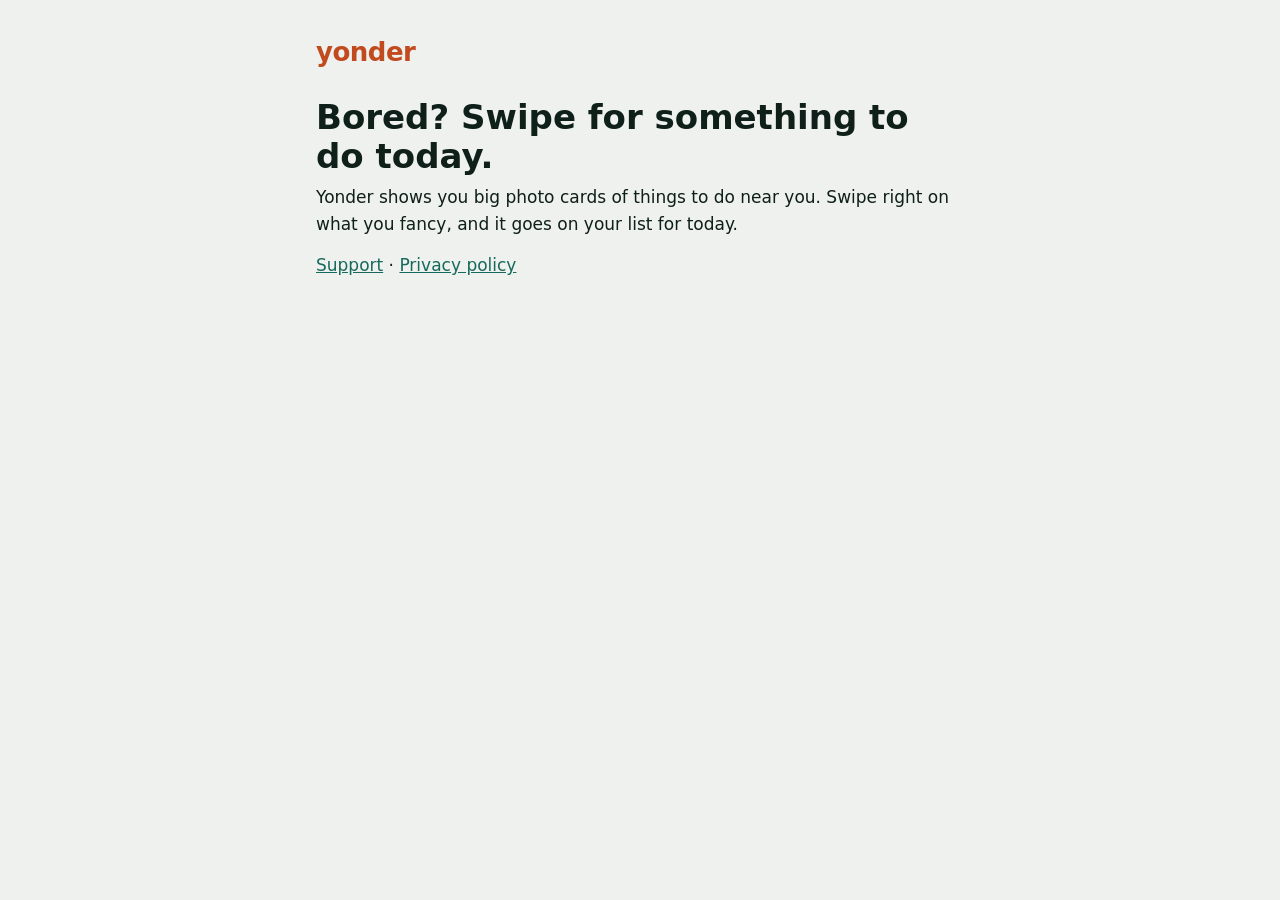
<file: index.html>
<!doctype html>
<html lang="en-GB">
<head>
  <meta charset="utf-8">
  <meta name="viewport" content="width=device-width, initial-scale=1">
  <title>Yonder</title>
  <link rel="stylesheet" href="style.css">
</head>
<body>
<main>
  <p class="brand">yonder</p>
  <h1>Bored? Swipe for something to do today.</h1>
  <p>Yonder shows you big photo cards of things to do near you. Swipe right on what you fancy, and it goes on your list for today.</p>
  <p><a href="support.html">Support</a> · <a href="privacy.html">Privacy policy</a></p>
</main>
</body>
</html>
</file>
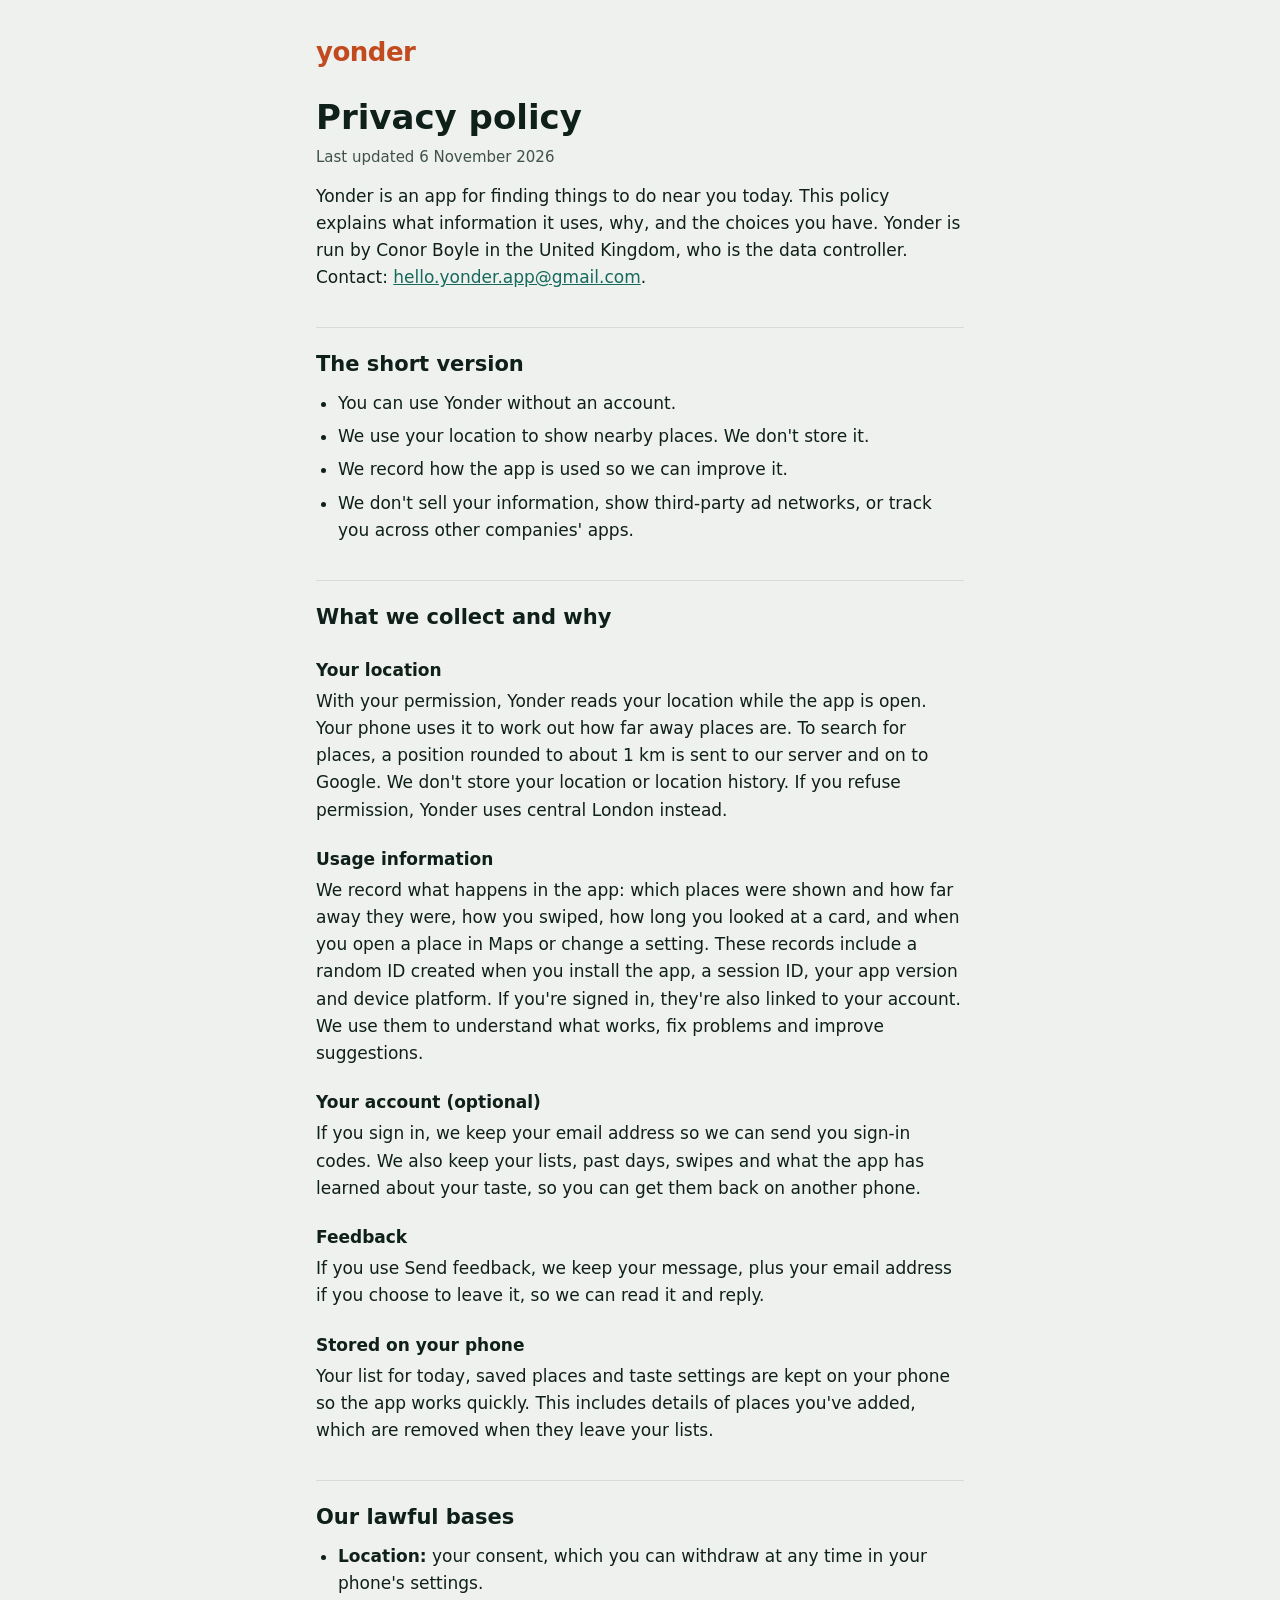
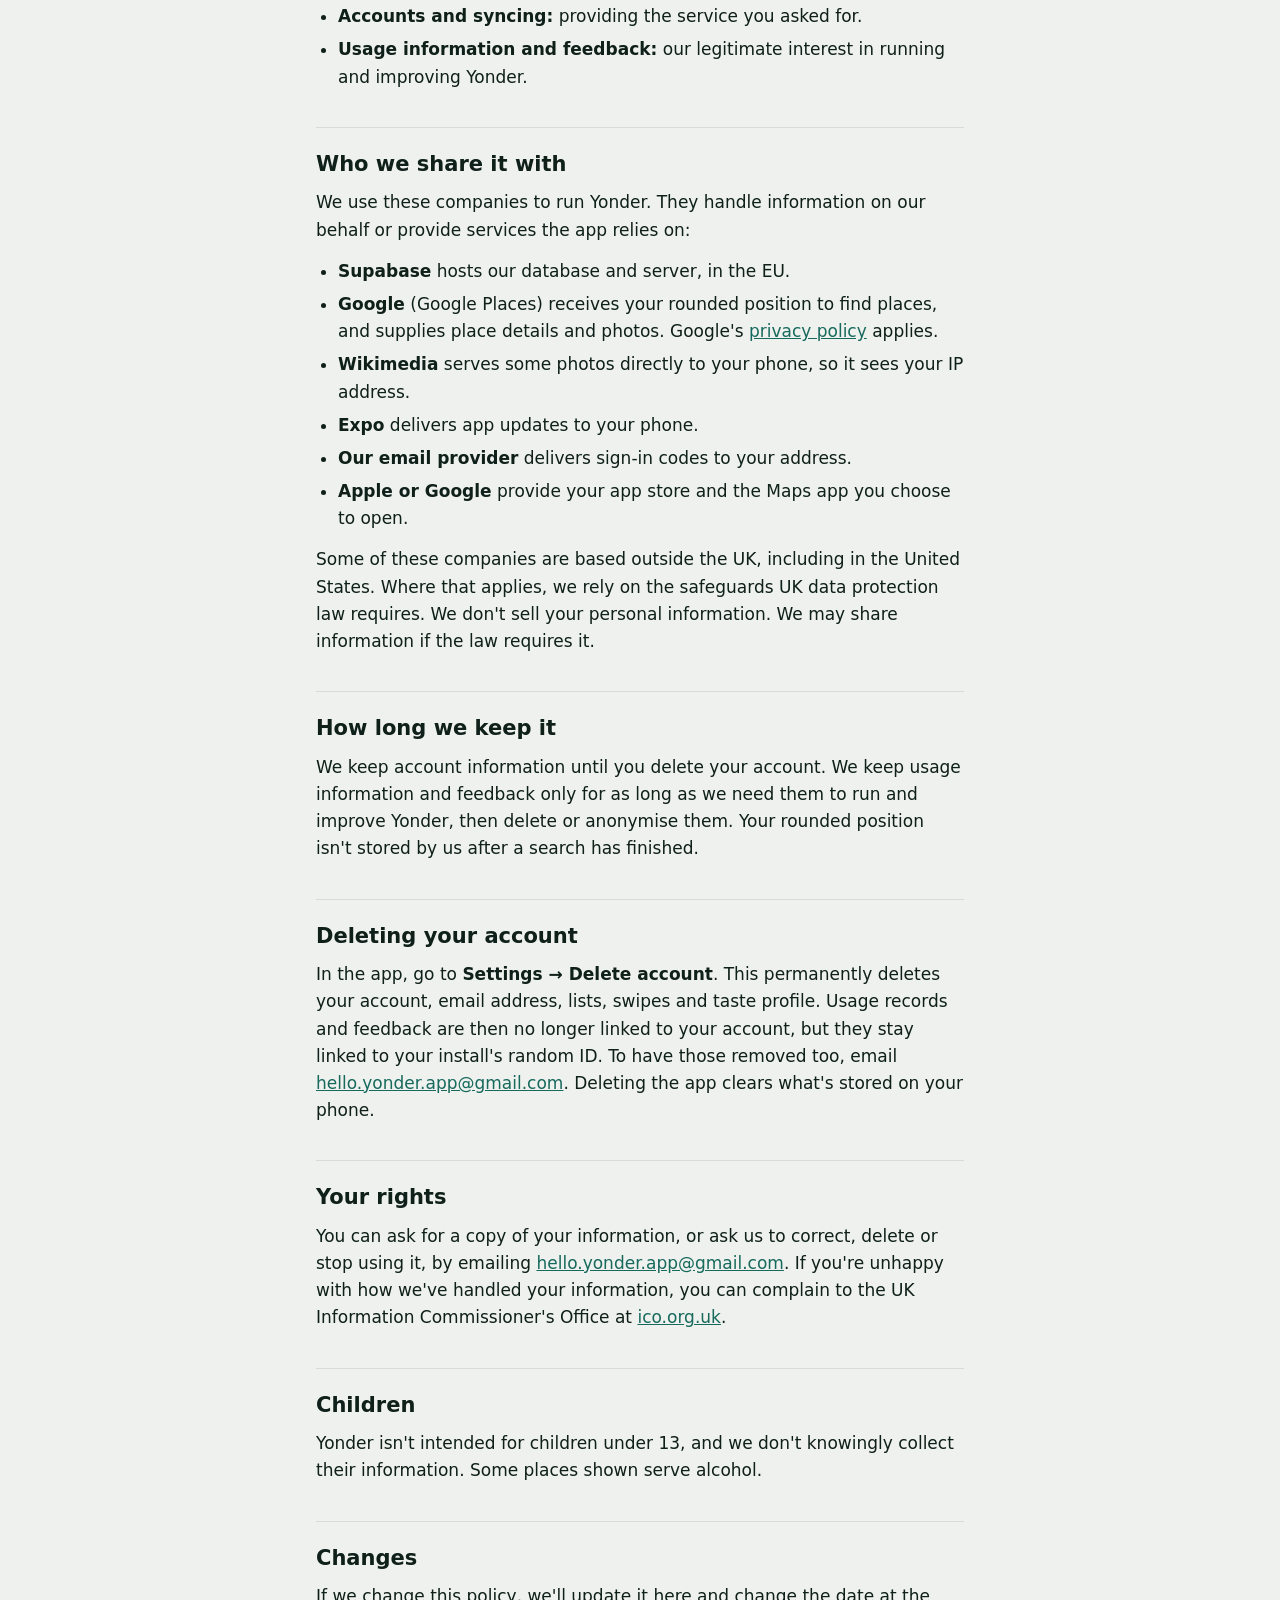
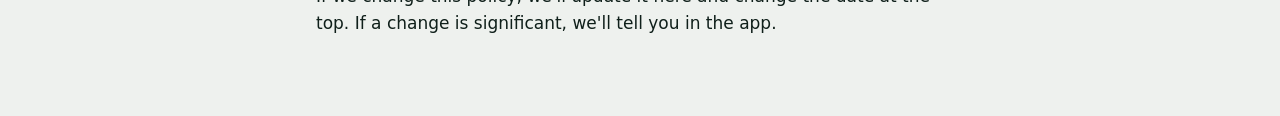
<file: privacy.html>
<!doctype html>
<html lang="en-GB">
<head>
  <meta charset="utf-8">
  <meta name="viewport" content="width=device-width, initial-scale=1">
  <title>Yonder privacy policy</title>
  <link rel="stylesheet" href="style.css">
</head>
<body>
<main>
  <p class="brand"><a href="index.html">yonder</a></p>
  <h1>Privacy policy</h1>
  <p class="meta">Last updated 6 November 2026</p>

  <p>Yonder is an app for finding things to do near you today. This policy explains what information it uses, why, and the choices you have. Yonder is run by Conor Boyle in the United Kingdom, who is the data controller. Contact: <a href="mailto:hello.yonder.app@gmail.com">hello.yonder.app@gmail.com</a>.</p>

  <h2>The short version</h2>
  <ul>
    <li>You can use Yonder without an account.</li>
    <li>We use your location to show nearby places. We don't store it.</li>
    <li>We record how the app is used so we can improve it.</li>
    <li>We don't sell your information, show third-party ad networks, or track you across other companies' apps.</li>
  </ul>

  <h2>What we collect and why</h2>

  <h3>Your location</h3>
  <p>With your permission, Yonder reads your location while the app is open. Your phone uses it to work out how far away places are. To search for places, a position rounded to about 1 km is sent to our server and on to Google. We don't store your location or location history. If you refuse permission, Yonder uses central London instead.</p>

  <h3>Usage information</h3>
  <p>We record what happens in the app: which places were shown and how far away they were, how you swiped, how long you looked at a card, and when you open a place in Maps or change a setting. These records include a random ID created when you install the app, a session ID, your app version and device platform. If you're signed in, they're also linked to your account. We use them to understand what works, fix problems and improve suggestions.</p>

  <h3>Your account (optional)</h3>
  <p>If you sign in, we keep your email address so we can send you sign-in codes. We also keep your lists, past days, swipes and what the app has learned about your taste, so you can get them back on another phone.</p>

  <h3>Feedback</h3>
  <p>If you use Send feedback, we keep your message, plus your email address if you choose to leave it, so we can read it and reply.</p>

  <h3>Stored on your phone</h3>
  <p>Your list for today, saved places and taste settings are kept on your phone so the app works quickly. This includes details of places you've added, which are removed when they leave your lists.</p>

  <h2>Our lawful bases</h2>
  <ul>
    <li><strong>Location:</strong> your consent, which you can withdraw at any time in your phone's settings.</li>
    <li><strong>Accounts and syncing:</strong> providing the service you asked for.</li>
    <li><strong>Usage information and feedback:</strong> our legitimate interest in running and improving Yonder.</li>
  </ul>

  <h2>Who we share it with</h2>
  <p>We use these companies to run Yonder. They handle information on our behalf or provide services the app relies on:</p>
  <ul>
    <li><strong>Supabase</strong> hosts our database and server, in the EU.</li>
    <li><strong>Google</strong> (Google Places) receives your rounded position to find places, and supplies place details and photos. Google's <a href="https://policies.google.com/privacy">privacy policy</a> applies.</li>
    <li><strong>Wikimedia</strong> serves some photos directly to your phone, so it sees your IP address.</li>
    <li><strong>Expo</strong> delivers app updates to your phone.</li>
    <li><strong>Our email provider</strong> delivers sign-in codes to your address.</li>
    <li><strong>Apple or Google</strong> provide your app store and the Maps app you choose to open.</li>
  </ul>
  <p>Some of these companies are based outside the UK, including in the United States. Where that applies, we rely on the safeguards UK data protection law requires. We don't sell your personal information. We may share information if the law requires it.</p>

  <h2>How long we keep it</h2>
  <p>We keep account information until you delete your account. We keep usage information and feedback only for as long as we need them to run and improve Yonder, then delete or anonymise them. Your rounded position isn't stored by us after a search has finished.</p>

  <h2>Deleting your account</h2>
  <p>In the app, go to <strong>Settings → Delete account</strong>. This permanently deletes your account, email address, lists, swipes and taste profile. Usage records and feedback are then no longer linked to your account, but they stay linked to your install's random ID. To have those removed too, email <a href="mailto:hello.yonder.app@gmail.com">hello.yonder.app@gmail.com</a>. Deleting the app clears what's stored on your phone.</p>

  <h2>Your rights</h2>
  <p>You can ask for a copy of your information, or ask us to correct, delete or stop using it, by emailing <a href="mailto:hello.yonder.app@gmail.com">hello.yonder.app@gmail.com</a>. If you're unhappy with how we've handled your information, you can complain to the UK Information Commissioner's Office at <a href="https://ico.org.uk/make-a-complaint/">ico.org.uk</a>.</p>

  <h2>Children</h2>
  <p>Yonder isn't intended for children under 13, and we don't knowingly collect their information. Some places shown serve alcohol.</p>

  <h2>Changes</h2>
  <p>If we change this policy, we'll update it here and change the date at the top. If a change is significant, we'll tell you in the app.</p>
</main>
</body>
</html>
</file>
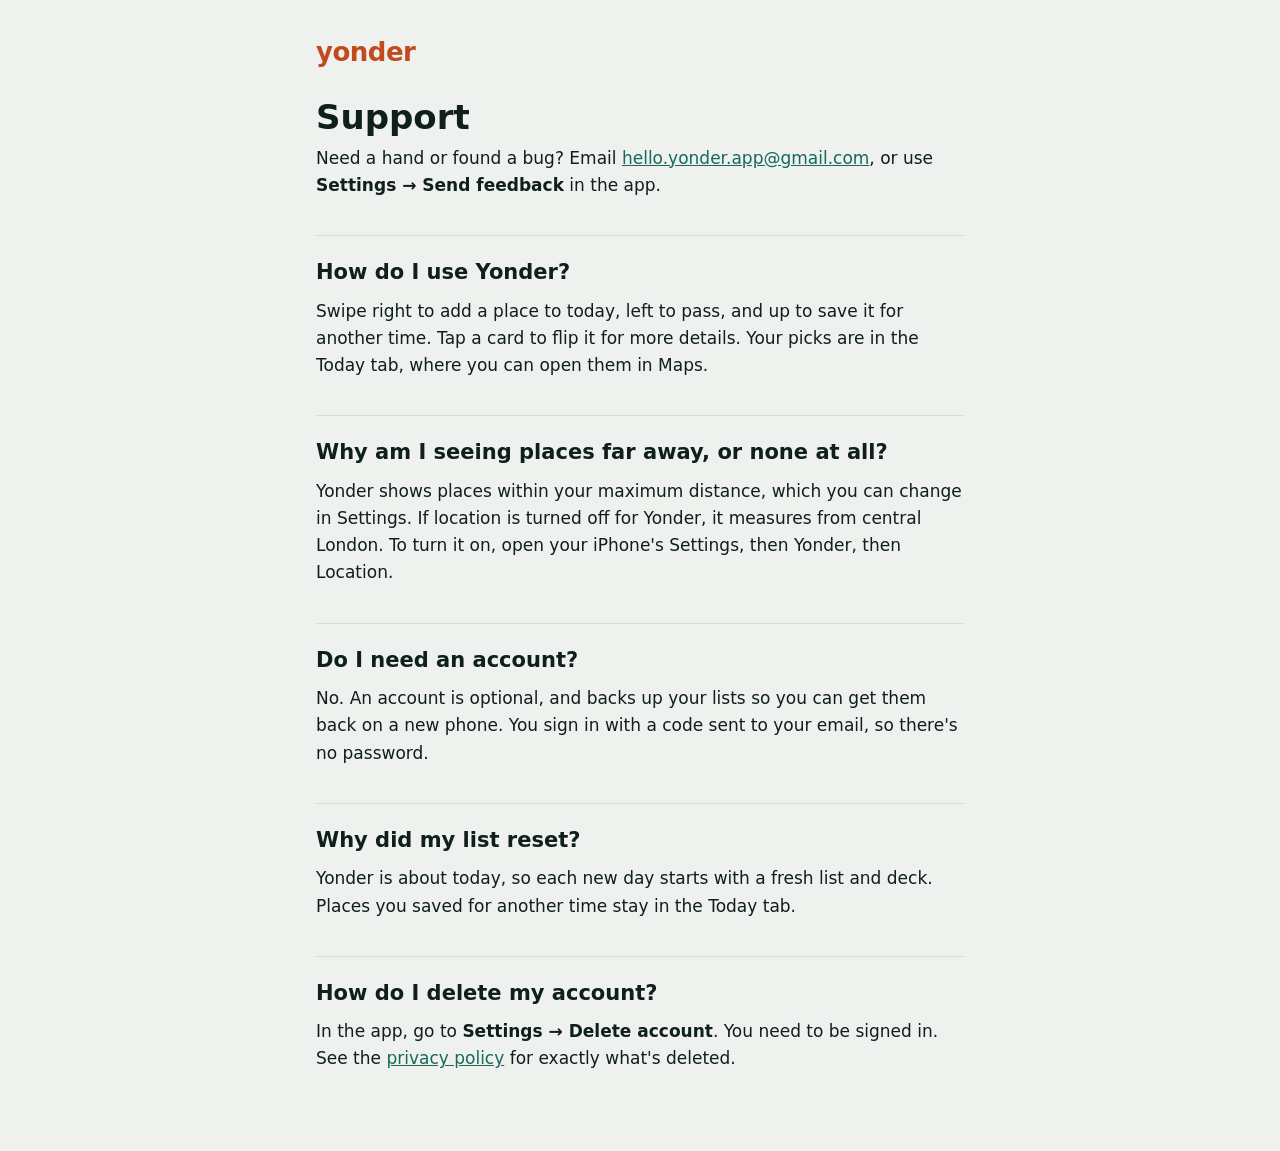
<file: support.html>
<!doctype html>
<html lang="en-GB">
<head>
  <meta charset="utf-8">
  <meta name="viewport" content="width=device-width, initial-scale=1">
  <title>Yonder support</title>
  <link rel="stylesheet" href="style.css">
</head>
<body>
<main>
  <p class="brand"><a href="index.html">yonder</a></p>
  <h1>Support</h1>
  <p>Need a hand or found a bug? Email <a href="mailto:hello.yonder.app@gmail.com">hello.yonder.app@gmail.com</a>, or use <strong>Settings → Send feedback</strong> in the app.</p>

  <h2>How do I use Yonder?</h2>
  <p>Swipe right to add a place to today, left to pass, and up to save it for another time. Tap a card to flip it for more details. Your picks are in the Today tab, where you can open them in Maps.</p>

  <h2>Why am I seeing places far away, or none at all?</h2>
  <p>Yonder shows places within your maximum distance, which you can change in Settings. If location is turned off for Yonder, it measures from central London. To turn it on, open your iPhone's Settings, then Yonder, then Location.</p>

  <h2>Do I need an account?</h2>
  <p>No. An account is optional, and backs up your lists so you can get them back on a new phone. You sign in with a code sent to your email, so there's no password.</p>

  <h2>Why did my list reset?</h2>
  <p>Yonder is about today, so each new day starts with a fresh list and deck. Places you saved for another time stay in the Today tab.</p>

  <h2>How do I delete my account?</h2>
  <p>In the app, go to <strong>Settings → Delete account</strong>. You need to be signed in. See the <a href="privacy.html">privacy policy</a> for exactly what's deleted.</p>
</main>
</body>
</html>
</file>
<file: style.css>
:root {
  --bg: #eef1ee;
  --text: #0f1f1a;
  --muted: #3f5249;
  --link: #17695c;
  --accent: #c24a1f;
  --line: #d6ddd8;
}

@media (prefers-color-scheme: dark) {
  :root {
    --bg: #0b1713;
    --text: #f3f6f4;
    --muted: #93a79e;
    --link: #8fd0bd;
    --accent: #f26b3a;
    --line: #24362f;
  }
}

* { box-sizing: border-box; }

body {
  margin: 0;
  background: var(--bg);
  color: var(--text);
  font: 17px/1.6 system-ui, -apple-system, "Segoe UI", sans-serif;
}

main { max-width: 680px; margin: 0 auto; padding: 32px 16px 64px; }
.brand { font-size: 26px; font-weight: 800; letter-spacing: -0.5px; margin: 0 0 24px; color: var(--accent); }
.brand a { color: inherit; text-decoration: none; }
h1 { font-size: 34px; line-height: 1.15; margin: 0 0 8px; }
h2 { font-size: 21px; margin: 36px 0 8px; padding-top: 20px; border-top: 1px solid var(--line); }
h3 { font-size: 17px; margin: 22px 0 4px; }
p, ul { margin: 0 0 14px; }
ul { padding-left: 22px; }
li { margin-bottom: 6px; }
a { color: var(--link); }
.meta { color: var(--muted); font-size: 15px; }
</file>
